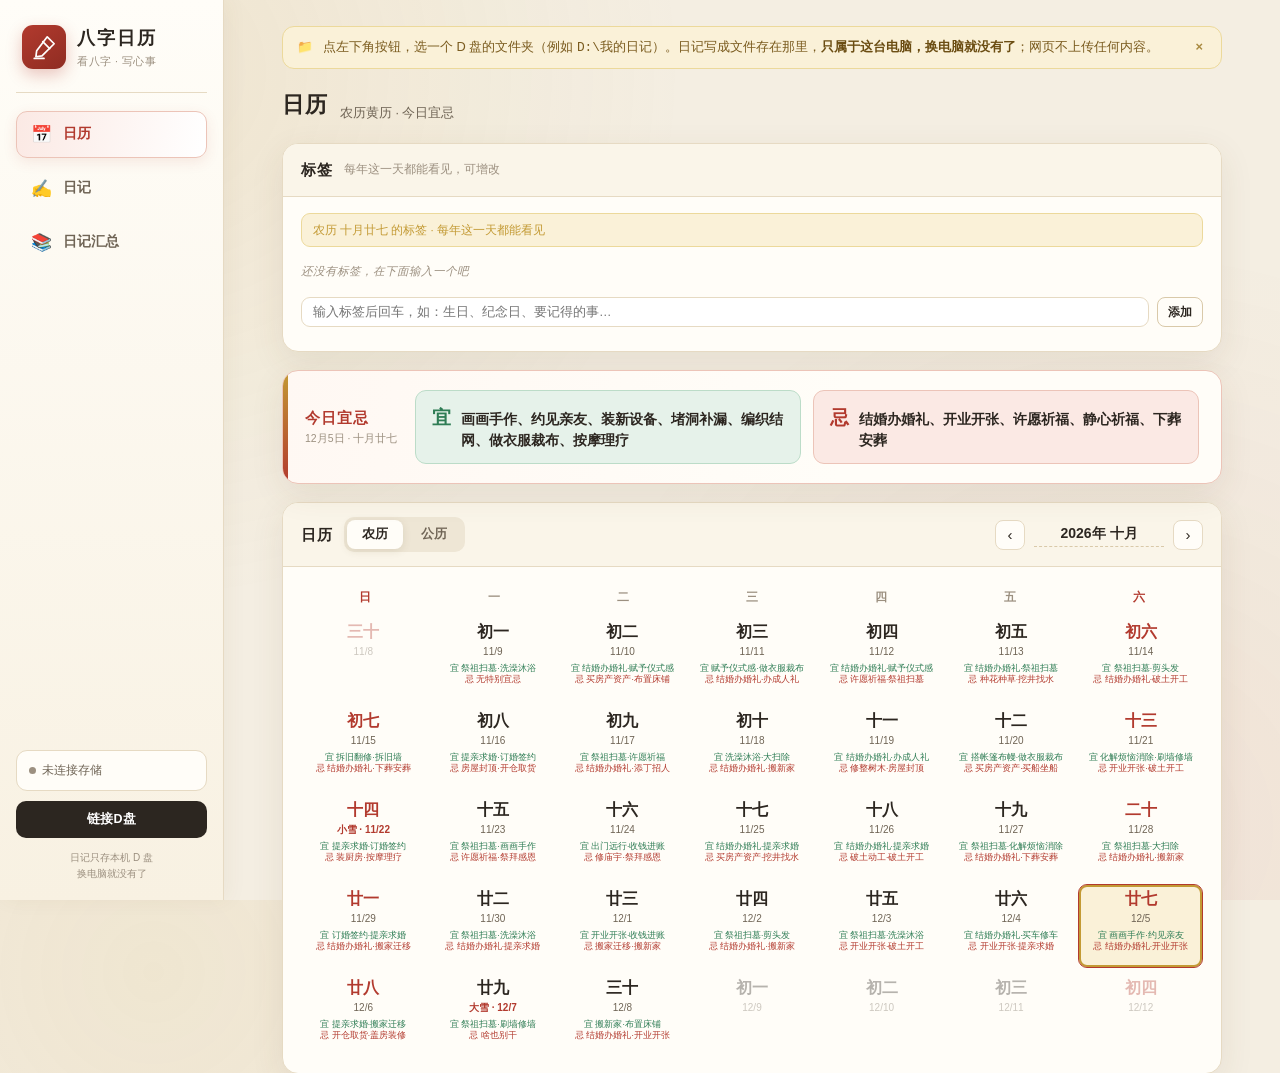
<file: lunar-diary/index.html>
<!DOCTYPE html>
<html lang="zh-CN">
<head>
<meta charset="UTF-8">
<meta name="viewport" content="width=device-width, initial-scale=1.0">
<title>八字日历 · 宜忌与心事</title>
<script src="lunar.js"></script>
<style>
:root{
  --bg:#f4eee2; --paper:#fffdf8; --paper2:#faf5e9;
  --ink:#2c2620; --ink2:#6f6455; --ink3:#9c9080;
  --line:#e6dac3; --line2:#d9c9a9;
  --red:#b23a2e; --red-soft:#fbe9e4; --red-line:#ecc4b8;
  --green:#2f7d55; --green-soft:#e6f2ea; --green-line:#bcdcc8;
  --gold:#c39a34; --gold-soft:#faf1d8;
  --shadow:0 10px 34px rgba(94,70,34,.09);
  --radius:16px;
}
*{box-sizing:border-box;margin:0;padding:0}
html,body{height:100%}
body{
  font-family:"PingFang SC","Microsoft YaHei","Hiragino Sans GB",sans-serif;
  background:
    radial-gradient(circle at 12% 8%, rgba(195,154,52,.10), transparent 38%),
    radial-gradient(circle at 88% 92%, rgba(178,58,46,.07), transparent 42%),
    var(--bg);
  color:var(--ink); line-height:1.6; -webkit-font-smoothing:antialiased;
  display:flex; min-height:100vh;
}

/* ========== 左侧栏 ========== */
.sidebar{
  width:224px; flex:none; position:sticky; top:0; height:100vh;
  background:linear-gradient(180deg,#fffdf8,#f8f1e2);
  border-right:1px solid var(--line);
  display:flex; flex-direction:column; padding:24px 16px 18px;
  box-shadow:4px 0 20px rgba(94,70,34,.05); z-index:5;
}
.sb-brand{display:flex;align-items:center;gap:11px;padding:0 6px 22px;border-bottom:1px solid var(--line);margin-bottom:18px}
.seal{
  width:44px;height:44px;border-radius:11px;flex:none;
  background:linear-gradient(145deg,#b23a2e,#8f2c22);
  color:#fff;display:grid;place-items:center;font-size:23px;font-weight:800;
  box-shadow:0 6px 16px rgba(178,58,46,.28);letter-spacing:-2px;
}
.sb-brand h1{font-size:18px;letter-spacing:2px;font-weight:800;white-space:nowrap}
.sb-brand p{font-size:10.5px;color:var(--ink3);letter-spacing:.5px}
.nav{display:flex;flex-direction:column;gap:7px}
.nav-item{
  display:flex;align-items:center;gap:11px;width:100%;
  font-family:inherit;font-size:14px;font-weight:700;color:var(--ink2);
  background:transparent;border:1px solid transparent;border-radius:11px;
  padding:12px 13px;cursor:pointer;transition:.18s;text-align:left;
}
.nav-item .ico{font-size:17px;width:22px;text-align:center}
.nav-item:hover{background:var(--paper2)}
.nav-item.active{
  background:linear-gradient(100deg,var(--red-soft),#fff);
  color:var(--red);border-color:var(--red-line);
  box-shadow:0 4px 14px rgba(178,58,46,.1);
}
.sb-spacer{flex:1}
.sb-store{
  font-size:11.5px;color:var(--ink2);background:var(--paper);border:1px solid var(--line);
  border-radius:11px;padding:11px 12px;margin-bottom:10px;line-height:1.5;
}
.sb-store .dot{display:inline-block;width:7px;height:7px;border-radius:50%;background:var(--ink3);margin-right:6px}
.sb-store.on .dot{background:var(--green);box-shadow:0 0 0 3px var(--green-soft)}
.sb-store.on{color:var(--green);border-color:var(--green-line)}
.sb-connect{
  width:100%;font-family:inherit;font-size:12.5px;font-weight:700;cursor:pointer;
  background:var(--ink);color:#fff;border:0;border-radius:10px;padding:10px;transition:.18s;
}
.sb-connect:hover{background:#000}
.sb-tip{font-size:10px;color:var(--ink3);margin-top:12px;line-height:1.6;text-align:center}

/* ========== 主区 ========== */
.main{flex:1;min-width:0;padding:26px 30px 60px;max-width:1000px;margin:0 auto;width:100%}
.page{display:none;animation:fade .25s ease}
.page.active{display:block}
@keyframes fade{from{opacity:0;transform:translateY(8px)}to{opacity:1;transform:none}}
.page-hd{margin-bottom:20px;display:flex;align-items:flex-end;gap:12px;flex-wrap:wrap}
.page-hd h2{font-size:22px;font-weight:800;letter-spacing:1px}
.page-hd p{font-size:12.5px;color:var(--ink2)}

.tip{
  display:flex;align-items:flex-start;gap:10px;font-size:12.8px;color:#7a5b1e;
  background:var(--gold-soft);border:1px solid #ecd99b;border-radius:12px;
  padding:10px 14px;margin-bottom:18px;
}
.tip b{color:#6b4d12}
.tip .x{margin-left:auto;cursor:pointer;color:#a8893f;font-weight:700;padding:0 4px}

/* 今日宜忌横幅 */
.today-bar{
  background:var(--paper);border:1px solid var(--line);border-radius:var(--radius);
  box-shadow:var(--shadow);padding:15px 20px;margin-bottom:18px;
  display:flex;align-items:center;gap:18px;flex-wrap:wrap;position:relative;overflow:hidden;
}
.today-bar::before{content:"";position:absolute;left:0;top:0;bottom:0;width:5px;background:linear-gradient(180deg,var(--gold),var(--red))}
.today-bar .lead{font-size:13px;color:var(--ink2);font-weight:700;letter-spacing:1px;flex:none}
.today-bar .lead small{display:block;font-size:10.5px;color:var(--ink3);font-weight:400;letter-spacing:0}
.yj-pair{display:flex;gap:12px;flex:1;flex-wrap:wrap;min-width:260px}
.yj-box{flex:1;min-width:180px;border-radius:11px;padding:9px 14px;display:flex;gap:10px;align-items:baseline}
.yj-box.yi{background:var(--green-soft);border:1px solid var(--green-line)}
.yj-box.ji{background:var(--red-soft);border:1px solid var(--red-line)}
.yj-box .k{font-size:15px;font-weight:800;flex:none}
.yj-box.yi .k{color:var(--green)} .yj-box.ji .k{color:var(--red)}
.yj-box .v{font-size:12.8px;color:var(--ink);line-height:1.5}
/* 日历页里今日宜忌着重 */
body.page-calendar .today-bar{border-color:var(--red-line);background:linear-gradient(100deg,#fff8f3,#fffdf8 60%);padding:19px 22px}
body.page-calendar .today-bar .lead{font-size:14.5px;color:var(--red)}
body.page-calendar .yj-box{padding:12px 16px}
body.page-calendar .yj-box .k{font-size:19px}
body.page-calendar .yj-box .v{font-size:14px;font-weight:600}

/* 卡片 */
.card{background:var(--paper);border:1px solid var(--line);border-radius:var(--radius);box-shadow:var(--shadow);overflow:hidden;margin-bottom:18px}
.card-hd{display:flex;align-items:center;gap:12px;padding:14px 18px;border-bottom:1px solid var(--line);background:var(--paper2)}
.card-hd h3{font-size:15px;font-weight:800;letter-spacing:.5px}
.card-hd .sub{font-size:11.5px;color:var(--ink3)}
.card-body{padding:16px 18px}

/* 视图切换 */
.tabs{display:flex;background:#eee6d5;border-radius:10px;padding:3px;gap:3px}
.tab{font-family:inherit;font-size:12.5px;font-weight:700;color:var(--ink2);border:0;background:transparent;padding:6px 15px;border-radius:8px;cursor:pointer;transition:.18s}
.tab.active{background:var(--paper);color:var(--ink);box-shadow:0 2px 8px rgba(94,70,34,.12)}
.month-nav{display:flex;align-items:center;gap:9px;margin-left:auto}
.nav-btn{width:30px;height:30px;border:1px solid var(--line);background:var(--paper);border-radius:8px;cursor:pointer;color:var(--ink);font-size:15px;transition:.15s}
.nav-btn:hover{background:var(--paper2);border-color:var(--line2)}
.month-label{font-size:14px;font-weight:800;min-width:130px;text-align:center;cursor:pointer;border-bottom:1px dashed var(--line2);padding-bottom:2px;transition:.15s}
.month-label:hover{color:var(--red);border-color:var(--red)}

/* 日历网格 */
.week-row{display:grid;grid-template-columns:repeat(7,1fr);margin-bottom:6px}
.week-row span{text-align:center;font-size:11.5px;color:var(--ink3);font-weight:700;padding:5px 0}
.week-row span.we{color:var(--red)}
.grid{display:grid;grid-template-columns:repeat(7,1fr);gap:5px}
.cell{
  position:relative;min-height:64px;border:1px solid transparent;border-radius:9px;
  padding:5px 4px 4px;cursor:pointer;transition:.15s;background:transparent;
  display:flex;flex-direction:column;align-items:center;
}
.cell:hover{background:var(--paper2);border-color:var(--line)}
.cell.out{opacity:.34}
.cell.today{border-color:var(--red);background:var(--red-soft)}
.cell.sel{box-shadow:inset 0 0 0 2px var(--gold);background:var(--gold-soft)}
.cell .d{font-size:16px;font-weight:700;line-height:1.15}
.cell .d.we{color:var(--red)}
.cell .l{font-size:10px;color:var(--ink2);margin-top:2px;white-space:nowrap}
.cell .l.fest{color:var(--red);font-weight:700}
.cell .mark{position:absolute;top:5px;right:6px;width:6px;height:6px;border-radius:50%;background:var(--gold)}
.cell .mini{font-size:8.5px;line-height:1.35;margin-top:3px;width:100%;text-align:center;overflow:hidden}
.cell .mini .my{color:var(--green)} .cell .mini .mj{color:var(--red)}
body.page-calendar .cell{min-height:84px}

/* 这一天 */
.date-title{display:flex;align-items:baseline;gap:10px;flex-wrap:wrap;margin-bottom:3px}
.date-title .big{font-size:26px;font-weight:800}
.date-title .wk{font-size:14px;color:var(--red);font-weight:700}
.date-sub{font-size:13px;color:var(--ink2);margin-bottom:4px}
.date-tags{display:flex;gap:6px;flex-wrap:wrap;margin:9px 0 14px}
.tag{font-size:11px;padding:3px 9px;border-radius:999px;background:var(--paper2);border:1px solid var(--line);color:var(--ink2)}
.tag.gz{background:#f3ecdd;color:#7a5b1e;border-color:#e6d5aa}
.tag.jq{background:var(--gold-soft);color:#8a6a16;border-color:#ecd99b}
.tag.fest{background:var(--red-soft);color:var(--red);border-color:var(--red-line)}
.detail-yj{display:grid;grid-template-columns:1fr 1fr;gap:10px;margin-bottom:16px}
.dyj{border-radius:12px;padding:11px 13px;border:1px solid}
.dyj.yi{background:var(--green-soft);border-color:var(--green-line)}
.dyj.ji{background:var(--red-soft);border-color:var(--red-line)}
.dyj h4{font-size:14px;margin-bottom:5px}
.dyj.yi h4{color:var(--green)} .dyj.ji h4{color:var(--red)}
.yj-chips{display:flex;flex-wrap:wrap;gap:5px;min-height:18px}
.yj-chip{display:inline-flex;align-items:baseline;gap:5px;background:#fff;border:1px solid var(--line);border-radius:7px;padding:3px 8px;font-size:12.5px;cursor:help;line-height:1.45}
.yj-chip .orig{font-size:9.5px;color:var(--ink3)}
.dyj.yi .yj-chip{border-color:var(--green-line)}
.dyj.ji .yj-chip{border-color:var(--red-line)}
.yj-do{background:var(--gold-soft);border:1px solid #ecd99b;border-radius:12px;padding:11px 14px;margin-bottom:16px}
.yj-do h4{font-size:12.5px;color:#8a6a16;margin-bottom:6px}
.yj-do ul{list-style:none;margin:0;padding:0}
.yj-do li{font-size:12px;color:var(--ink);line-height:1.7;padding-left:14px;position:relative}
.yj-do li::before{content:"›";position:absolute;left:2px;color:var(--gold);font-weight:800}
.yj-note{font-size:10.5px;color:var(--ink3);margin-top:8px;line-height:1.5}
.editor-hd{font-size:13px;font-weight:800;margin:6px 0 9px;display:flex;align-items:center;gap:8px}
.editor-hd .save-state{font-size:11px;color:var(--ink3);font-weight:400;margin-left:auto}
.day-nav{display:flex;gap:6px;margin-left:auto}
input.title-in,textarea.body-in,textarea.tag-in{
  width:100%;font-family:inherit;border:1px solid var(--line);border-radius:10px;
  background:#fff;padding:10px 12px;font-size:13.5px;color:var(--ink);outline:none;transition:.15s;
}
input.title-in{font-weight:700;margin-bottom:8px}
textarea.body-in{min-height:110px;resize:vertical;line-height:1.7}
textarea.tag-in{min-height:66px;resize:vertical;line-height:1.6}
input.title-in:focus,textarea.body-in:focus,textarea.tag-in:focus{border-color:var(--gold);box-shadow:0 0 0 3px rgba(195,154,52,.12)}
.editor-actions{display:flex;gap:8px;align-items:center;margin-top:10px}
.editor-actions .hint{font-size:11px;color:var(--ink3);margin-left:auto}
.btn{font-family:inherit;font-size:13px;font-weight:600;cursor:pointer;border:1px solid var(--line2);background:var(--paper);color:var(--ink);padding:8px 14px;border-radius:9px;transition:.18s}
.btn:hover{transform:translateY(-1px);box-shadow:0 6px 14px rgba(94,70,34,.12)}
.btn.red{background:var(--red);color:#fff;border-color:var(--red)}
.btn.primary{background:var(--ink);color:#fff;border-color:var(--ink)}
.btn.sm{padding:5px 10px;font-size:11.5px;border-radius:8px}
.tag-banner{font-size:11.5px;color:var(--gold);background:var(--gold-soft);border:1px solid #ecd99b;border-radius:9px;padding:7px 11px;margin-bottom:10px;cursor:pointer}
.tag-chips{display:flex;flex-wrap:wrap;gap:6px;margin:4px 0 10px;min-height:30px}
.tag-chip{display:inline-flex;align-items:center;gap:6px;background:var(--gold-soft);border:1px solid #e6d5aa;color:#7a5b1e;border-radius:999px;padding:5px 11px;font-size:12.5px;font-weight:700}
.tag-chip .x{cursor:pointer;color:#a8893f;font-weight:800;font-size:13px;line-height:1}
.tag-chip .x:hover{color:var(--red)}
.tag-chip-add{background:#fff;border:1px dashed var(--line2);color:var(--ink3);border-radius:999px;padding:5px 11px;font-size:12px;cursor:pointer}
.tag-chip-add:hover{border-color:var(--gold);color:var(--gold)}
.tag-empty{font-size:11.5px;color:var(--ink3);font-style:italic;padding:5px 0}
.tag-add-row{display:flex;gap:8px;margin-top:4px}
.tag-add-row input{flex:1;font-family:inherit;font-size:12.5px;border:1px solid var(--line);border-radius:9px;padding:7px 11px;outline:none}
.tag-add-row input:focus{border-color:var(--gold)}
.cell .cell-tag{position:absolute;bottom:3px;left:3px;right:3px;font-size:8px;color:#7a5b1e;background:var(--gold-soft);border-radius:4px;padding:0 2px;white-space:nowrap;overflow:hidden;text-overflow:ellipsis;line-height:1.4}
.empty{font-size:12px;color:var(--ink3);font-style:italic}

/* 当年的今天 */
.year-row{
  display:flex;align-items:flex-start;gap:12px;padding:12px 13px;border-radius:11px;
  background:var(--paper2);border:1px solid var(--line);margin-bottom:8px;cursor:pointer;transition:.15s;
}
.year-row:hover{border-color:var(--gold);background:var(--gold-soft)}
.year-row.cur{background:var(--red-soft);border-color:var(--red-line)}
.year-row .yr{font-size:13px;font-weight:800;color:var(--ink);flex:none;width:52px}
.year-row .gz{font-size:10.5px;color:var(--ink3);flex:none;width:150px;line-height:1.5}
.year-row .info{flex:1;min-width:0}
.year-row .info .t{font-size:12.5px;font-weight:700;overflow:hidden;text-overflow:ellipsis;white-space:nowrap}
.year-row .info .s{font-size:11px;color:var(--ink3);margin-top:2px;overflow:hidden;text-overflow:ellipsis;white-space:nowrap}
.year-row .info .none{font-size:11.5px;color:var(--ink3);font-style:italic}

/* 日记汇总 */
.list{display:flex;flex-direction:column;gap:7px}
.list-item{display:flex;align-items:center;gap:12px;padding:11px 13px;border-radius:10px;background:var(--paper2);border:1px solid var(--line);cursor:pointer;transition:.15s}
.list-item:hover{border-color:var(--gold);background:var(--gold-soft)}
.list-item .dt{font-size:11.5px;color:var(--ink3);flex:none;width:96px}
.list-item .ti{font-size:13px;font-weight:700;flex:1;overflow:hidden;text-overflow:ellipsis;white-space:nowrap}
.list-item .ln{font-size:11px;color:var(--ink3);flex:none}

/* 弹层 */
.mask{position:fixed;inset:0;background:rgba(44,38,32,.42);display:none;place-items:center;z-index:50;padding:20px}
.mask.show{display:grid}
.modal{background:var(--paper);border-radius:18px;max-width:460px;width:100%;padding:26px;box-shadow:0 24px 60px rgba(0,0,0,.2)}
.modal h3{font-size:18px;margin-bottom:10px}
.modal p{font-size:13px;color:var(--ink2);line-height:1.8;margin-bottom:16px}
.modal .row{display:flex;gap:8px;justify-content:flex-end}
.date-pick-row{display:flex;align-items:center;gap:6px;flex-wrap:wrap;margin:6px 0 20px}
.date-pick-row select{font-family:inherit;font-size:14px;border:1px solid var(--line);border-radius:9px;padding:8px 10px;background:#fff;color:var(--ink)}
.date-pick-row #pickY{width:92px}.date-pick-row #pickM,.date-pick-row #pickD{width:64px}
.date-pick-row span{font-size:12px;color:var(--ink2)}

@media(max-width:760px){
  body{display:block}
  .sidebar{width:100%;height:auto;position:static;flex-direction:row;align-items:center;padding:10px 12px;gap:10px;overflow-x:auto}
  .sb-brand{padding:0;border:0;margin:0}
  .sb-brand p,.sb-spacer,.sb-store,.sb-tip{display:none}
  .nav{flex-direction:row;gap:5px}
  .nav-item{padding:8px 10px;font-size:12.5px;white-space:nowrap}
  .nav-item .ico{width:auto}
  .sb-connect{width:auto;padding:8px 10px;font-size:11px}
  .main{padding:18px 14px 50px}
}
</style>
</head>
<body class="page-calendar">
<div class="sidebar">
  <div class="sb-brand">
    <div class="seal" title="写字">
      <svg viewBox="0 0 32 32" width="26" height="26" fill="none" stroke="#fff" stroke-width="2.1" stroke-linecap="round" stroke-linejoin="round">
        <path d="M20 3.5 28.5 12 13.5 27 6 28l1-7.5z"/>
        <path d="M14.5 9.5 23 18"/>
        <path d="M4 30h12"/>
      </svg>
    </div>
    <div><h1>八字日历</h1><p>看八字 · 写心事</p></div>
  </div>
  <div class="nav">
    <button class="nav-item active" data-page="calendar"><span class="ico">📅</span>日历</button>
    <button class="nav-item" data-page="diary"><span class="ico">✍️</span>日记</button>
    <button class="nav-item" data-page="summary"><span class="ico">📚</span>日记汇总</button>
  </div>
  <div class="sb-spacer"></div>
  <div class="sb-store" id="storeBox"><span class="dot"></span><span id="storeText">未连接存储</span></div>
  <button class="sb-connect" id="connectBtn">链接D盘</button>
  <div class="sb-tip">日记只存本机 D 盘<br>换电脑就没有了</div>
</div>

<div class="main">
  <div class="tip" id="tip">
    <span>📁</span>
    <div>点左下角按钮，选一个 D 盘的文件夹（例如 <code>D:\我的日记</code>）。日记写成文件存在那里，<b>只属于这台电脑，换电脑就没有了</b>；网页不上传任何内容。</div>
    <span class="x" id="tipX">×</span>
  </div>

  <!-- ============ 日历页 ============ -->
  <section class="page active" id="page-calendar">
    <div class="page-hd"><h2>日历</h2><p>农历黄历 · 今日宜忌</p></div>
    <div class="card" id="tagCard">
      <div class="card-hd"><h3>标签</h3><span class="sub">每年这一天都能看见，可增改</span></div>
      <div class="card-body">
        <div class="tag-banner" id="tagBanner">这一天的标签 · 点日期可切换</div>
        <div class="tag-chips" id="tagChips"></div>
        <div class="tag-add-row">
          <input id="tagAddInput" placeholder="输入标签后回车，如：生日、纪念日、要记得的事…" maxlength="30">
          <button class="btn sm" id="tagAddBtn">添加</button>
        </div>
        <div class="hint" id="tagState" style="margin-top:8px"></div>
      </div>
    </div>
    <div class="today-bar">
      <div class="lead">今日宜忌<small id="todayDate">—</small></div>
      <div class="yj-pair">
        <div class="yj-box yi"><span class="k">宜</span><span class="v" id="todayYi">—</span></div>
        <div class="yj-box ji"><span class="k">忌</span><span class="v" id="todayJi">—</span></div>
      </div>
    </div>
    <div class="card">
      <div class="card-hd">
        <h3>日历</h3>
        <div class="tabs">
          <button class="tab active" data-v="lunar">农历</button>
          <button class="tab" data-v="solar">公历</button>
        </div>
        <div class="month-nav">
          <button class="nav-btn" id="prevM">‹</button>
          <span class="month-label" id="monthLabel">—</span>
          <button class="nav-btn" id="nextM">›</button>
        </div>
      </div>
      <div class="card-body">
        <div class="week-row"><span class="we">日</span><span>一</span><span>二</span><span>三</span><span>四</span><span>五</span><span class="we">六</span></div>
        <div class="grid" id="grid"></div>
      </div>
    </div>
  </section>

  <!-- ============ 日记页 ============ -->
  <section class="page" id="page-diary">
    <div class="page-hd"><h2>日记</h2><p>这一天 · 当年的今天</p></div>

    <div class="card">
      <div class="card-hd">
        <h3>这一天</h3><span class="sub" id="detailSub">—</span>
        <div class="day-nav">
          <button class="nav-btn" id="prevDay" title="前一天">‹</button>
          <button class="nav-btn" id="nextDay" title="后一天">›</button>
        </div>
      </div>
      <div class="card-body">
        <div class="date-title"><span class="big" id="dBig">—</span><span class="wk" id="dWk"></span></div>
        <div class="date-sub" id="dSub"></div>
        <div class="date-tags" id="dTags"></div>
        <div class="detail-yj">
          <div class="dyj yi"><h4>宜 · 可以做</h4><div class="yj-chips" id="dYi">—</div></div>
          <div class="dyj ji"><h4>忌 · 不宜做</h4><div class="yj-chips" id="dJi">—</div></div>
        </div>
        <div id="dDo"></div>
        <div class="yj-note">解释和现代参考已换成白话；鼠标停在词上可看原词与传统说法。黄历内容仅供民俗参考。</div>
        <div class="editor-hd">✍️ 我写下的日记<span class="save-state" id="saveState"></span></div>
        <input class="title-in" id="inTitle" placeholder="给这天起个标题…" maxlength="60">
        <textarea class="body-in" id="inBody" placeholder="今天发生了什么？想到什么就写什么…"></textarea>
        <div class="editor-actions">
          <button class="btn red" id="saveBtn">保存这一天</button>
          <button class="btn sm" id="delBtn">删除</button>
          <span class="hint">内容只存本机 D 盘</span>
        </div>
      </div>
    </div>

    <div class="card">
      <div class="card-hd"><h3>当年的今天</h3><span class="sub">按八字干支，回看往年</span></div>
      <div class="card-body"><div id="yearsList"></div></div>
    </div>

  </section>

  <!-- ============ 日记汇总页 ============ -->
  <section class="page" id="page-summary">
    <div class="page-hd"><h2>日记汇总</h2><p>全部写下的日子</p></div>
    <div class="card">
      <div class="card-hd"><h3>我的日记</h3><span class="sub" id="listCount">0 篇</span></div>
      <div class="card-body"><div class="list" id="list"></div></div>
    </div>
  </section>
</div>

<div class="mask" id="dateMask">
  <div class="modal">
    <h3>跳到某一天</h3>
    <p>选择公历年月日，直接跳到那一天查看或补写日记。</p>
    <div class="date-pick-row">
      <select id="pickY"></select><span>年</span>
      <select id="pickM"></select><span>月</span>
      <select id="pickD"></select><span>日</span>
    </div>
    <div class="row">
      <button class="btn sm" id="pickCancel">取消</button>
      <button class="btn primary" id="pickGo">跳转</button>
    </div>
  </div>
</div>

<div class="mask" id="mask">
  <div class="modal">
    <h3>浏览器不支持文件夹保存</h3>
    <p>当前浏览器无法把日记直接写进 D 盘文件夹。请改用电脑版 <b>Edge</b> 或 <b>Chrome</b> 打开，再点左下角「链接D盘」。</p>
    <div class="row"><button class="btn primary" id="modalClose">知道了</button></div>
  </div>
</div>

<script>
/* ========== 工具 ========== */
const $ = id => document.getElementById(id);
const pad = n => String(n).padStart(2,'0');
function keyOf(d){return d.getFullYear()+'-'+pad(d.getMonth()+1)+'-'+pad(d.getDate());}
function parseKey(k){const [y,m,d]=k.split('-').map(Number);return new Date(y,m-1,d);}
function sameDay(a,b){return a.getFullYear()===b.getFullYear()&&a.getMonth()===b.getMonth()&&a.getDate()===b.getDate();}
function weekCN(d){return '星期'+'日一二三四五六'[d.getDay()];}

/* ========== 状态 ========== */
const today = new Date(); today.setHours(0,0,0,0);
const state = {
  page:'calendar',
  view:'lunar',             // 农历为默认
  anchor:new Date(today),
  selected:keyOf(today),
  dirHandle:null, savedHandle:null, usingFolder:false,
  index:{}, cache:{},       // 日记：公历日期为 key
  tags:{}                   // 标签：农历月日为 key
};

/* ========== 存储层 ========== */
const LS_KEY='nongli_diary_fallback', TAG_LS='nongli_diary_tags';
function lsLoad(){try{return JSON.parse(localStorage.getItem(LS_KEY)||'{}');}catch(e){return {};}}
function lsSave(o){localStorage.setItem(LS_KEY,JSON.stringify(o));}
function tagLsLoad(){try{return JSON.parse(localStorage.getItem(TAG_LS)||'{}');}catch(e){return {};}}
function tagLsSave(o){localStorage.setItem(TAG_LS,JSON.stringify(o));}

function openDB(){return new Promise((res,rej)=>{
  const r=indexedDB.open('nongli_diary',1);
  r.onupgradeneeded=()=>r.result.createObjectStore('kv');
  r.onsuccess=()=>res(r.result); r.onerror=()=>rej(r.error);
});}
async function dbPut(k,v){const db=await openDB();return new Promise((res,rej)=>{
  const t=db.transaction('kv','readwrite');t.objectStore('kv').put(v,k);t.oncomplete=res;t.onerror=()=>rej(t.error);});}
async function dbGet(k){const db=await openDB();return new Promise((res,rej)=>{
  const t=db.transaction('kv','readonly');const q=t.objectStore('kv').get(k);q.onsuccess=()=>res(q.result);q.onerror=()=>rej(q.error);});}

async function connectFolder(){
  if(!state.usingFolder && state.savedHandle){
    try{
      let p=await state.savedHandle.queryPermission({mode:'readwrite'});
      if(p!=='granted') p=await state.savedHandle.requestPermission({mode:'readwrite'});
      if(p==='granted'){state.dirHandle=state.savedHandle;state.usingFolder=true;setStoreOn(state.savedHandle.name);await rebuildIndex();renderAll();return;}
    }catch(e){}
  }
  if(!window.showDirectoryPicker){$('mask').classList.add('show');return;}
  try{
    const h=await window.showDirectoryPicker({mode:'readwrite'});
    state.dirHandle=h;state.usingFolder=true;state.savedHandle=h;await dbPut('dirHandle',h);
    const fb=lsLoad();for(const k of Object.keys(fb))await writeDiary(k,fb[k]);
    if(Object.keys(fb).length)localStorage.removeItem(LS_KEY);
    const tb=tagLsLoad();for(const k of Object.keys(tb))await writeTagRaw(k,tb[k].text||'');
    if(Object.keys(tb).length)localStorage.removeItem(TAG_LS);
    setStoreOn(h.name);await rebuildIndex();renderAll();
  }catch(e){if(e&&e.name!=='AbortError')alert('连接失败：'+e.message);}
}
async function restoreFolder(){
  try{
    const h=await dbGet('dirHandle');if(!h)return;
    state.savedHandle=h;
    let p=await h.queryPermission({mode:'readwrite'});
    if(p==='granted'){state.dirHandle=h;state.usingFolder=true;setStoreOn(h.name);await rebuildIndex();renderAll();}
    else{$('connectBtn').textContent='重新链接D盘';$('storeText').textContent='等待重新连接';}
  }catch(e){}
}
function setStoreOn(name){
  $('storeBox').classList.add('on');$('storeText').textContent='已连接：'+name;
  $('connectBtn').textContent='更换D盘';$('tip').style.display='none';
}

/* 日记标题：默认=干支年月日；有自定义则拼上【自定义】 */
function diaryTitle(k,custom){
  const l=lunarOf(parseKey(k));
  const base=l.getYearInGanZhi()+'年 · '+l.getMonthInGanZhi()+'月 · '+l.getDayInGanZhi()+'日';
  return custom?base+'【'+custom+'】':base;
}
function parseDiaryTxt(text,k){
  const nl=text.indexOf('\n');
  const title=nl<0?text.trim():text.slice(0,nl).trim();
  const body=nl<0?'':text.slice(nl+1).replace(/^\n+/,'');
  const m=title.match(/【([\s\S]*)】\s*$/);
  return {title:title,body:body,custom:m?m[1]:(title===diaryTitle(k,'')?'':title)};
}
async function writeDiary(k,data){
  const now=new Date().toISOString(),custom=data.title||'',full=diaryTitle(k,custom);
  // 第一步：一定先写本机（主存储，永不失败；换电脑/换浏览器就没了）
  const all=lsLoad();all[k]={title:custom,body:data.body||'',updatedAt:now};lsSave(all);
  // 第二步：连着 D 盘时，同步写一份 txt 到文件夹
  let where='local';
  if(state.usingFolder&&state.dirHandle){
    try{
      const fh=await state.dirHandle.getFileHandle(k+'.txt',{create:true});
      const w=await fh.createWritable();
      await w.write(full+'\n\n'+(data.body||''));await w.close();
      try{await state.dirHandle.removeEntry(k+'.json');}catch(e){}
      where='folder';
    }catch(e){
      // D盘写失败不影响本机已保存
      where='local';state.usingFolder=false;
      $('storeBox').classList.remove('on');
      $('storeText').textContent='D盘未连通 · 日记已存本机';
    }
  }
  state.index[k]={title:full,updatedAt:now};state.cache[k]={title:full,custom:custom,body:data.body||'',updatedAt:now};
  return where;
}
async function readDiary(k){
  if(state.cache[k])return state.cache[k];
  let d=null;
  // 先读 D 盘 txt（若连通），再退回本机
  if(state.usingFolder&&state.dirHandle){
    try{const fh=await state.dirHandle.getFileHandle(k+'.txt');d=parseDiaryTxt(await (await fh.getFile()).text(),k);}catch(e){}
    if(!d){try{const fh=await state.dirHandle.getFileHandle(k+'.json');const old=JSON.parse(await (await fh.getFile()).text());d={title:diaryTitle(k,old.title||''),custom:old.title||'',body:old.body||''};}catch(e){}}
  }
  if(!d){const old=lsLoad()[k];if(old)d={title:diaryTitle(k,old.title||''),custom:old.title||'',body:old.body||''};}
  if(d)state.cache[k]=d;
  return d;
}
async function deleteDiary(k){
  if(state.usingFolder&&state.dirHandle){
    for(const ext of ['.txt','.json']){try{await state.dirHandle.removeEntry(k+ext);}catch(e){}}
  }else{const all=lsLoad();delete all[k];lsSave(all);}
  delete state.cache[k];delete state.index[k];
}

/* 标签：按农历月日 */
function tagKey(l){return 'tag_'+(l.getMonth()<0?'闰':'')+Math.abs(l.getMonth())+'_'+l.getDay();}
function tagLabel(l){return '农历 '+(l.getMonth()<0?'闰':'')+l.getMonthInChinese()+'月'+l.getDayInChinese();}
/* 兼容旧 text（按分隔符拆成多个），新格式为 items 数组 */
function tagItems(t){
  if(!t)return [];
  if(Array.isArray(t.items))return t.items.filter(Boolean);
  if(t.text)return t.text.split(/[、,，;；\n]+/).map(s=>s.trim()).filter(Boolean);
  return [];
}
async function writeTagItems(k,items){
  const clean=items.map(s=>String(s).trim()).filter(Boolean);
  const rec={items:clean,text:clean.join('、'),updatedAt:new Date().toISOString()};
  if(state.usingFolder&&state.dirHandle){
    try{
      const fh=await state.dirHandle.getFileHandle(k+'.json',{create:true});const w=await fh.createWritable();
      await w.write(JSON.stringify(rec));await w.close();
    }catch(e){}
  }
  // 本机也存一份（双保险）
  const all=tagLsLoad();all[k]=rec;tagLsSave(all);
  state.tags[k]=rec;
}
async function writeTagRaw(k,text){await writeTagItems(k,tagItems({text:text}));}
async function deleteTag(k){
  if(state.usingFolder&&state.dirHandle){try{await state.dirHandle.removeEntry(k+'.json');}catch(e){}}
  const all=tagLsLoad();delete all[k];tagLsSave(all);   // 本机始终清一份
  delete state.tags[k];
}
async function rebuildIndex(){
  state.index={};state.cache={};state.tags={};
  if(state.usingFolder&&state.dirHandle){
    for await(const [name] of state.dirHandle.entries()){
      const k=name.slice(0,-5);
      try{
        if(name.startsWith('tag_')&&name.endsWith('.json')){
          const d=JSON.parse(await (await (await state.dirHandle.getFileHandle(name)).getFile()).text());state.tags[k]=d;
        }else if(/^\d{4}-\d{2}-\d{2}\.txt$/.test(name)){
          const key=name.slice(0,-4);
          const p=parseDiaryTxt(await (await (await state.dirHandle.getFileHandle(name)).getFile()).text(),key);
          state.index[key]={title:p.title,updatedAt:new Date().toISOString()};state.cache[key]=p;
        }else if(/^\d{4}-\d{2}-\d{2}\.json$/.test(name)){
          const d=JSON.parse(await (await (await state.dirHandle.getFileHandle(name)).getFile()).text());
          const title=diaryTitle(k,d.title||'');
          state.index[k]={title:title,updatedAt:d.updatedAt};state.cache[k]={title:title,custom:d.title||'',body:d.body||''};
        }
      }catch(e){}
    }
  }else{
    const all=lsLoad();for(const k of Object.keys(all))state.index[k]={title:all[k].title||'',updatedAt:all[k].updatedAt};
    const tb=tagLsLoad();for(const k of Object.keys(tb))state.tags[k]=tb[k];
  }
}

/* ========== 黄历 ========== */
function lunarOf(d){return Lunar.fromDate(d);}
function yiOf(l){return l.getDayYi()||[];}
function jiOf(l){return l.getDayJi()||[];}

/* ========== 传统术语 → 年轻人白话 ========== */
/* 每项：[短白话, 解释, 当下可参考的具体事] */
const YJ = {
'上梁':['房屋封顶','盖房时架起主梁，是结构完工的关键一步','给新家做个装修节点庆祝、推进搁置的家装计划'],
'乘船':['坐船出游','坐船出行','安排一次轮渡或游船、海边玩一天'],
'习艺':['学门手艺','学习技艺技能','报个兴趣班、学乐器画画、考个证'],
'交易':['买卖交易','做买卖、交换物品','谈生意、下单购物、二手转卖'],
'伐木':['修整树木','砍伐、修整树木','修修盆栽、处理旧木料（ nowadays 少砍树，以修剪为主）'],
'会亲友':['约见亲友','和朋友亲戚见面','约饭局、聚会、见很久没见的朋友'],
'作梁':['备装修料','制作房梁木料','为装修采购主材、定家具'],
'作灶':['装厨房','修建炉灶、厨房','装修厨房、换新厨具、开火做顿饭'],
'修坟':['祭扫祖坟','修整祖先坟墓','扫墓、祭祖、整理家族老照片'],
'修造':['装修施工','修理建造房子','家里装修、改造、维修'],
'修门':['修门换门','修理门窗','换门锁、装门、修门框'],
'修饰垣墙':['刷墙修墙','粉刷修缮围墙墙壁','刷墙、翻新、把墙面的磕碰补一补'],
'入学':['入学报名','开始上学','开学、报名课程、注册入学'],
'入宅':['搬新家','搬进新住处','乔迁、搬进新家、整理新住处'],
'入殓':['办告别仪式','把遗体安放进棺木，属丧礼环节','参加告别仪式、送别、处理身后事'],
'冠笄':['办成人礼','古代成年礼：男子加冠、女子插发簪（簪就是首饰），表示成年了','办个成年纪念、拍组成年照、戴件有意义的饰品'],
'出火':['迁神位香火','迁移供奉的神像香火','搬家时迁供神像、重新安放香火'],
'出行':['出门远行','出远门','安排旅行、出差、长途出行'],
'出货财':['发货卖货','把货物卖出','发货、清仓、把闲置卖掉回血'],
'分居':['分开住','分开居住','分房睡、独立生活、搬出去住'],
'割蜜':['取蜂蜜','割取蜂蜜','买点好蜂蜜、养蜂、收获'],
'动土':['破土开工','挖土动工','装修开工、挖地基、启动工程'],
'取渔':['钓鱼捕鱼','捕鱼','约人钓鱼、出海、吃顿鱼'],
'合寿木':['备寿材','制作棺木，为身后事做准备','和长辈聊聊身后安排、做好长远规划'],
'合帐':['搭帐篷布幔','搭建帐幔、帐篷','露营搭帐篷、布置床幔、换个房间氛围'],
'合脊':['屋顶封顶','房屋合龙封顶','装修收尾、给项目做个了结'],
'启钻':['开挖墓穴','挖墓穴，迁葬或下葬用','迁坟、下葬相关的家族事务'],
'坏垣':['拆旧墙','拆除旧围墙','拆旧、改造、断舍离扔旧物'],
'塑绘':['画画手作','塑造、绘画','画画、陶艺、手作、拍组创作照'],
'塞穴':['堵洞补漏','堵塞洞穴','补漏洞、封老鼠洞、修补漏水'],
'嫁娶':['结婚办婚礼','男女成婚','领证、办婚礼、求婚'],
'安床':['布置床铺','安置床铺','换新床、布置卧室、调整睡姿环境'],
'安机械':['装新设备','安装机器设备','装新家电、装设备、调试机器'],
'安碓磑':['装厨房设备','安装石磨等加工器具','装厨房小电器、开始自己做吃的'],
'安葬':['下葬安葬','把遗体安葬入土','办葬礼、下葬、祭奠'],
'安门':['装门换门','安装门','换门、装门锁、装纱窗'],
'安香':['供奉香火','安放香火神位','供奉神像、上香、祭拜'],
'定磉':['打地基','确定柱础基石','装修定位、打地基、定方案'],
'平治道涂':['修路铺路','修整道路','修路、铺路、整理家门口道路'],
'开仓':['开仓取货','打开仓库','开仓放货、取货、发货'],
'开光':['赋予仪式感','佛像神像开光启用','给新买的物件办个启用仪式、新东西开箱'],
'开厕':['装修卫生间','修建厕所','修马桶、装修卫生间、疏通下水'],
'开市':['开业开张','市场开市营业','开店、开业、上架新品'],
'开柱眼':['打孔立柱','建房时凿柱眼','装修打孔、安装架子'],
'开池':['挖水池','开凿池塘','建鱼缸、挖水池、造个小水景'],
'开渠':['挖沟渠','开挖水渠','疏通水道、修排水、清理沟渠'],
'开生坟':['预留长远','预先修建空墓，做长远打算','做长远规划、为将来做准备'],
'归宁':['回娘家','出嫁女子回娘家探亲','回娘家、走亲戚、看爸妈'],
'归岫':['回归本处','云彩回到山里，比喻回归','回家休息、收收心、回到本色'],
'成服':['穿孝守丧','穿上孝服守丧','参加葬礼、追思、守孝'],
'扫舍':['大扫除','打扫房屋','大扫除、断舍离、整理房间'],
'拆卸':['拆旧清仓','拆除拆卸','拆旧物、断舍离、清掉占地方的东西'],
'挂匾':['挂招牌','悬挂匾额招牌','公司挂牌、挂招牌、给店铺换门头'],
'捕捉':['抓拍捕捉','捕捉、抓捕','抓拍照片、捕捉灵感、钓钓鱼'],
'掘井':['挖井找水','挖掘水井','找水源、打井、探索新资源'],
'探病':['看望病人','探望生病的人','探病、关心朋友、送点温暖'],
'放水':['放水灌溉','放水、注水','给鱼缸换水、灌溉、放水养鱼'],
'教牛马':['训练动物','调教牲畜','训宠物、教孩子、做培训'],
'整手足甲':['剪指甲','修剪手脚指甲','剪指甲、修手修脚、做个护理'],
'斋醮':['静心祈福','斋戒、做法事祈福','吃素、静心、冥想、去寺庙'],
'断蚁':['除虫灭蚁','消灭蚂蚁虫害','除虫、灭蚁、彻底打扫卫生'],
'无':['无特别宜忌','这一天没有特别的讲究','随心过，按自己的节奏来'],
'普渡':['祭拜行善','普渡众生、布施','祭拜、做件善事、布施捐赠'],
'架马':['搭架施工','架设、搭建','搭棚、架桥、开工搭架子'],
'栽种':['种花种草','种植','养绿植、种花、阳台种菜'],
'求医':['看病就医','求医问诊','看病、体检、就医'],
'求嗣':['备孕求子','祈求子嗣','备孕、做家庭规划'],
'沐浴':['洗澡沐浴','洗澡','洗个澡、泡个澡、洗头做清洁'],
'治病':['治病疗养','治疗疾病','看病治疗、吃药、好好康复'],
'牧养':['养宠物植物','放牧饲养','养宠物、养植物、照顾小动物'],
'理发':['剪头发','理发','理发、换个发型、修剪'],
'畋猎':['户外活动','打猎','户外运动、钓鱼、徒步'],
'盖屋':['盖房装修','盖屋顶房屋','盖房、装修、房屋工程'],
'破土':['破土动工','挖土开工','开工、挖坑种树、启动工程'],
'破屋':['拆旧翻修','拆毁旧屋','旧房改造、翻新、拆除'],
'祈福':['许愿祈福','祈求福运','许愿、去寺庙、冥想、写愿望清单'],
'祭祀':['祭祖扫墓','祭祀祖先神明','祭祖、扫墓、纪念先人'],
'移徙':['搬家迁移','迁移住处','搬家、换住处、调整座位'],
'移柩':['迁葬移灵','迁移灵柩','迁坟、家族丧葬事务'],
'立券':['签合同','订立契约字据','签合同、立字据、谈合约'],
'立碑':['立碑纪念','树立碑石','立碑、做纪念物、纪念碑'],
'竖柱':['立柱搭架','竖立房柱','装修立柱、搭框架'],
'筑堤':['修堤防洪','修筑堤坝','修堤、防洪、加固工程'],
'纳婿':['招上门女婿','招婿入赘','结婚相关、组建家庭'],
'纳畜':['买宠物','买入牲畜','买宠物、领养小动物、养活物'],
'纳财':['收钱进账','收纳钱财','收钱、入账、讨回欠款、理财'],
'纳采':['提亲求婚','订婚前的提亲礼','求婚、提亲、见家长'],
'经络':['按摩理疗','疏通经络','按摩、针灸、拉伸、瑜伽'],
'结网':['编织结网','织网','织毛衣、编东西、建立人脉'],
'置产':['买房产资产','置办产业','买房、买车、买资产'],
'行丧':['办丧事','举行丧礼','参加葬礼、送别'],
'补垣':['补墙修缮','修补墙壁','补墙、修补、维护'],
'裁衣':['做衣服裁布','裁剪衣物','买新衣、改衣服、量体裁衣'],
'解除':['化解烦恼消除','消除灾祸、解除不好的状态','化解矛盾、戒烟戒掉坏习惯、断舍离、清理负能量'],
'订盟':['订婚签约','订立盟约婚约','订婚、签约、确立关系'],
'词讼':['打官司维权','诉讼纠纷','打官司、维权、法律咨询'],
'诸事不宜':['啥也别干','这天什么都不适合','躺平休息、别做大决定、低调过一天'],
'谢土':['祭拜感恩','答谢土地神','祭拜、表达感恩、竣工答谢'],
'赴任':['新官上任','赴任就职','入职、新工作开始、走马上任'],
'起基':['打地基开工','开始奠基','奠基、开工、启动新项目'],
'进人口':['添丁招人','增加家里人口','添丁、招人、收养、迎接新成员'],
'造仓':['收纳整理','建造仓库','收纳整理、买储物柜、建仓库'],
'造庙':['修庙宇','修建寺庙','修缮寺庙、做精神层面的建设'],
'造桥':['架桥铺路','建造桥梁','架桥、搭合作桥梁、牵线搭桥'],
'造畜稠':['给宠物安家','建造牲畜棚圈','给宠物安个窝、搭棚'],
'造船':['买船坐船','建造船只','造船、买船、安排水上旅行'],
'造车器':['买车修车','制造车辆器具','买车、修车、车辆相关'],
'酬神':['还愿答谢','酬谢神明','还愿、答谢、祭拜'],
'针灸':['针灸理疗','中医针灸','针灸、中医理疗'],
'问名':['了解对方','询问姓名生辰，婚俗之一','相亲、深入了解对方、合合拍不拍'],
'除服':['守孝结束','脱下孝服','追思结束、恢复正常生活'],
'雇佣':['招人雇人','雇佣人手','招人、雇人、请阿姨'],
'雕刻':['雕刻刻字','雕刻','刻字、雕刻、手作、纹身'],
'馀事勿取':['专心一件事','其余的事情都不要做','专心做好上面那件事，其他的先放下']
};
function yjInfo(t){return YJ[t]||[t,'传统黄历用语','按自己的节奏来就好'];}
function yjShort(t){return yjInfo(t)[0];}
function joinItems(a,n){if(!a.length)return '—';const s=a.slice(0,n).map(yjShort).join('、');return a.length>n?s+' 等':s;}
function chipsHtml(arr,n){
  if(!arr.length)return '<span class="orig">这天没有特别讲究</span>';
  return arr.slice(0,n).map(t=>{const i=yjInfo(t);return '<span class="yj-chip" title="'+i[1]+'｜原词：'+t+'">'+i[0]+'<span class="orig">'+t+'</span></span>';}).join('');
}
function todoHtml(arr,n){
  if(!arr.length)return '';
  const seen={},li=[];
  for(const t of arr.slice(0,n)){const s=yjInfo(t)[2];if(seen[s])continue;seen[s]=1;li.push('<li>'+s+'</li>');}
  return '<div class="yj-do"><h4>今天可以这样过 · 参考建议</h4><ul>'+li.join('')+'</ul></div>';
}
function cnMonthName(m){const s=['','一','二','三','四','五','六','七','八','九','十','冬','腊'];return s[m]||m;}
function lunarCursorInfo(d){const l=lunarOf(d);return {y:l.getYear(),m:Math.abs(l.getMonth()),leap:l.getMonth()<0};}

/* ========== 页面切换 ========== */
function switchPage(name){
  state.page=name;
  document.querySelectorAll('.nav-item').forEach(x=>x.classList.toggle('active',x.dataset.page===name));
  document.querySelectorAll('.page').forEach(p=>p.classList.toggle('active',p.id==='page-'+name));
  document.body.className='page-'+name;
  // 标签卡片始终放在【日历】【日记】页开头
  if(name==='calendar'||name==='diary'){
    const target=$('page-'+name), hd=target.querySelector('.page-hd');
    target.insertBefore($('tagCard'), hd.nextSibling);
    renderTag();
  }
  window.scrollTo({top:0,behavior:'smooth'});
}
document.querySelectorAll('.nav-item').forEach(x=>x.onclick=()=>switchPage(x.dataset.page));

/* ========== 今日宜忌 ========== */
function renderToday(){
  const l=lunarOf(today);
  $('todayDate').textContent=(today.getMonth()+1)+'月'+today.getDate()+'日 · '+l.getMonthInChinese()+'月'+l.getDayInChinese();
  $('todayYi').textContent=joinItems(yiOf(l),7);
  $('todayJi').textContent=joinItems(jiOf(l),7);
}

/* ========== 日历 ========== */
function monthTitle(){
  if(state.view==='solar')return state.anchor.getFullYear()+'年 '+(state.anchor.getMonth()+1)+'月';
  const c=lunarCursorInfo(state.anchor);
  return c.y+'年 '+(c.leap?'闰':'')+cnMonthName(c.m)+'月';
}
function buildSolarCells(){
  const y=state.anchor.getFullYear(),m=state.anchor.getMonth(),first=new Date(y,m,1),sd=first.getDay(),start=new Date(y,m,1-sd),cells=[];
  for(let i=0;i<42;i++){const d=new Date(start.getFullYear(),start.getMonth(),start.getDate()+i);cells.push({d,out:d.getMonth()!==m});}
  return cells;
}
function buildLunarCells(){
  const c=lunarCursorInfo(state.anchor),lm=LunarMonth.fromYm(c.y,c.m,c.leap),days=lm.getDayCount();
  const fs=Solar.fromJulianDay(lm.getFirstJulianDay()),first=new Date(fs.getYear(),fs.getMonth()-1,fs.getDay()),sd=first.getDay();
  const start=new Date(first.getFullYear(),first.getMonth(),first.getDate()-sd),total=Math.ceil((sd+days)/7)*7,cells=[];
  for(let i=0;i<total;i++){
    const d=new Date(start.getFullYear(),start.getMonth(),start.getDate()+i),cc=lunarCursorInfo(d);
    cells.push({d,out:!(cc.y===c.y&&cc.m===c.m&&cc.leap===c.leap)});
  }
  return cells;
}
function renderGrid(){
  const grid=$('grid');grid.innerHTML='';
  const cells=state.view==='solar'?buildSolarCells():buildLunarCells();
  for(const {d,out} of cells){
    const k=keyOf(d),l=lunarOf(d),el=document.createElement('div');
    el.className='cell'+(out?' out':'')+(sameDay(d,today)?' today':'')+(k===state.selected?' sel':'');
    const dow=d.getDay(),dEl=document.createElement('div');
    dEl.className='d'+(dow===0||dow===6?' we':'');
    dEl.textContent=state.view==='solar'?d.getDate():l.getDayInChinese();
    el.appendChild(dEl);
    const festivals=l.getFestivals()||[],jq=l.getJieQi();
    let ltext=state.view==='solar'?l.getMonthInChinese()+'月'+l.getDayInChinese():(d.getMonth()+1)+'/'+d.getDate();
    let isFest=false;
    if(state.view==='solar'){
      if(jq){ltext=jq;isFest=true;}
      else if(festivals.length){ltext=festivals[0];isFest=true;}
      else if(l.getDay()===1)ltext=l.getMonthInChinese()+'月';
    }else{
      if(jq){ltext=jq+' · '+(d.getMonth()+1)+'/'+d.getDate();isFest=true;}
      else if(festivals.length){ltext=festivals[0]+' · '+(d.getMonth()+1)+'/'+d.getDate();isFest=true;}
    }
    const lEl=document.createElement('div');lEl.className='l'+(isFest?' fest':'');lEl.textContent=ltext;el.appendChild(lEl);
    if(state.view==='lunar'&&!out){
      const mini=document.createElement('div');mini.className='mini';
      const yi2=yiOf(l).slice(0,2).map(yjShort),ji2=jiOf(l).slice(0,2).map(yjShort);
      mini.innerHTML='<div class="my">宜 '+(yi2.length?yi2.join('·'):'—')+'</div><div class="mj">忌 '+(ji2.length?ji2.join('·'):'—')+'</div>';
      el.appendChild(mini);
    }
    // 标签小标记（公历/农历视图都显示）
    const dayTags=tagItems(state.tags[tagKey(l)]);
    if(dayTags.length){
      const tm=document.createElement('div');tm.className='cell-tag';tm.title=dayTags.join('、');
      tm.textContent=dayTags[0]+(dayTags.length>1?' +'+(dayTags.length-1):'');
      el.appendChild(tm);
    }
    if(state.index[k]){const mk=document.createElement('span');mk.className='mark';el.appendChild(mk);}
    el.onclick=()=>selectDate(k,true);
    grid.appendChild(el);
  }
  $('monthLabel').textContent=monthTitle();
}
document.querySelectorAll('.tab').forEach(t=>t.onclick=()=>{
  state.view=t.dataset.v;
  document.querySelectorAll('.tab').forEach(x=>x.classList.toggle('active',x===t));
  renderGrid();
});
$('prevM').onclick=()=>shiftMonth(-1);
$('nextM').onclick=()=>shiftMonth(1);
/* 点月份：弹出年月日选择器 */
function openDatePicker(){
  const d=parseKey(state.selected);
  const ySel=$('pickY'),mSel=$('pickM'),dSel=$('pickD');
  ySel.innerHTML='';for(let y=d.getFullYear()-12;y<=d.getFullYear()+5;y++)ySel.add(new Option(y+'年',y));
  mSel.innerHTML='';for(let m=1;m<=12;m++)mSel.add(new Option(m+'月',m));
  ySel.value=d.getFullYear();mSel.value=d.getMonth()+1;
  refreshPickerDays();dSel.value=d.getDate();
  $('dateMask').classList.add('show');
}
function refreshPickerDays(){
  const y=Number($('pickY').value)||today.getFullYear(),m=Number($('pickM').value)||1;
  const max=new Date(y,m,0).getDate(),dSel=$('pickD'),old=Number(dSel.value);
  dSel.innerHTML='';for(let i=1;i<=max;i++)dSel.add(new Option(i+'日',i));
  dSel.value=Math.min(old||1,max);
}
$('monthLabel').onclick=openDatePicker;
$('pickY').onchange=refreshPickerDays;
$('pickM').onchange=refreshPickerDays;
$('pickCancel').onclick=()=>$('dateMask').classList.remove('show');
$('dateMask').onclick=(e)=>{if(e.target===$('dateMask'))$('dateMask').classList.remove('show');};
$('pickGo').onclick=()=>{
  const y=Number($('pickY').value),m=Number($('pickM').value),d=Number($('pickD').value);
  const k=keyOf(new Date(y,m-1,d));
  $('dateMask').classList.remove('show');
  state.anchor=parseKey(k);selectDate(k,true);
};
function shiftMonth(delta){
  if(state.view==='solar')state.anchor=new Date(state.anchor.getFullYear(),state.anchor.getMonth()+delta,1);
  else{
    const c=lunarCursorInfo(state.anchor),lm=LunarMonth.fromYm(c.y,c.m,c.leap),fs=Solar.fromJulianDay(lm.getFirstJulianDay());
    state.anchor=new Date(fs.getYear(),fs.getMonth()-1,fs.getDay()+(delta>0?lm.getDayCount()+3:-3));
  }
  renderGrid();
}
/* 日记页：切换到前一天/后一天 */
function shiftDay(delta){
  const d=parseKey(state.selected);d.setDate(d.getDate()+delta);
  state.anchor=d;selectDate(keyOf(d),false);
}
$('prevDay').onclick=()=>shiftDay(-1);
$('nextDay').onclick=()=>shiftDay(1);

/* ========== 选中日期 -> 日记页 ========== */
async function selectDate(k,goDiary){
  state.selected=k;
  if(goDiary)switchPage('diary');
  renderGrid();
  await renderDetail();
  await renderYears();
  await renderTag();
}

/* ========== 这一天 ========== */
async function renderDetail(){
  const d=parseKey(state.selected),l=lunarOf(d);
  $('detailSub').textContent=keyOf(d);
  $('dBig').textContent=(d.getMonth()+1)+'月'+d.getDate()+'日';
  $('dWk').textContent=weekCN(d);
  $('dSub').textContent=l.getYear()+'年（'+l.getYearShengXiao()+'年）农历 '+(l.getMonth()<0?'闰':'')+l.getMonthInChinese()+'月'+l.getDayInChinese();
  const tags=['<span class="tag gz">'+l.getYearInGanZhi()+'年 · '+l.getMonthInGanZhi()+'月 · '+l.getDayInGanZhi()+'日</span>'];
  const jq=l.getJieQi();if(jq)tags.push('<span class="tag jq">节气 · '+jq+'</span>');
  (l.getFestivals()||[]).forEach(f=>tags.push('<span class="tag fest">'+f+'</span>'));
  $('dTags').innerHTML=tags.join('');
  $('dYi').innerHTML=chipsHtml(yiOf(l),12);
  $('dJi').innerHTML=chipsHtml(jiOf(l),12);
  $('dDo').innerHTML=todoHtml(yiOf(l),6);
  const data=await readDiary(state.selected);
  $('inTitle').value=data?(data.custom!==undefined?data.custom:''):'';
  $('inBody').value=data?data.body||'':'';
  $('saveState').textContent=data&&data.updatedAt?('保存于 '+new Date(data.updatedAt).toLocaleString('zh-CN',{hour12:false})):'';
}

/* ========== 当年的今天（农历同月同日回看） ========== */
async function renderYears(){
  const d=parseKey(state.selected),l=lunarOf(d);
  const m=Math.abs(l.getMonth()),leap=l.getMonth()<0,day=l.getDay(),curYear=l.getYear();
  const html=[];
  for(let i=0;i<=2;i++){
    const y=curYear-i;
    try{
      const ll=Lunar.fromYmd(y,leap?-m:m,day);
      if(Math.abs(ll.getMonth())!==m||ll.getDay()!==day)continue;
      const s=ll.getSolar(),k=keyOf(new Date(s.getYear(),s.getMonth()-1,s.getDay()));
      const data=await readDiary(k);
      const gz=ll.getYearInGanZhi()+'年 · '+l.getMonthInGanZhi()+'月'+l.getDayInGanZhi()+'日';
      const label=i===0?'今年':(i+'年前');
      let info='<div class="none">这天还没有留下日记</div>';
      if(data&&(data.title||data.body)){
        info='<div class="t">'+(data.title||'（无标题）')+'</div><div class="s">'+(data.body||'').replace(/</g,'&lt;').slice(0,60)+'</div>';
      }
      html.push('<div class="year-row'+(i===0?' cur':'')+'" data-k="'+k+'">'+
        '<span class="yr">'+label+'</span><span class="gz">'+gz+'</span>'+
        '<div class="info"><div class="s" style="margin:0 0 3px">公历 '+k+'</div>'+info+'</div></div>');
    }catch(e){}
  }
  $('yearsList').innerHTML=html.length?html.join(''):'<div class="empty">这几年都没有对应的日子</div>';
  $('yearsList').querySelectorAll('.year-row').forEach(el=>el.onclick=()=>{
    const k=el.dataset.k;state.anchor=parseKey(k);selectDate(k,false);
  });
}

/* ========== 标签（小标记） ========== */
function renderTag(){
  const l=lunarOf(parseKey(state.selected)),k=tagKey(l);
  $('tagBanner').textContent=tagLabel(l)+' 的标签 · 每年这一天都能看见';
  const items=tagItems(state.tags[k]);
  const box=$('tagChips');
  box.innerHTML=items.length
    ? items.map((s,i)=>'<span class="tag-chip" title="点 × 删除">'+s+'<span class="x" data-i="'+i+'">×</span></span>').join('')
    : '<span class="tag-empty">还没有标签，在下面输入一个吧</span>';
  box.querySelectorAll('.x').forEach(x=>x.onclick=async()=>{
    const arr=tagItems(state.tags[k]);arr.splice(Number(x.dataset.i),1);
    if(arr.length)await writeTagItems(k,arr);else await deleteTag(k);
    renderTag();renderGrid();
  });
  $('tagState').textContent=state.tags[k]&&state.tags[k].updatedAt?('更新于 '+new Date(state.tags[k].updatedAt).toLocaleString('zh-CN',{hour12:false})):'';
}
async function addTag(){
  const inp=$('tagAddInput'),v=inp.value.trim();
  if(!v){alert('先输入标签内容。');return;}
  const l=lunarOf(parseKey(state.selected)),k=tagKey(l);
  const arr=tagItems(state.tags[k]);
  v.split(/[、,，;；]+/).map(s=>s.trim()).filter(Boolean).forEach(s=>{if(!arr.includes(s))arr.push(s);});
  await writeTagItems(k,arr);inp.value='';$('tagState').textContent='刚刚保存';
  renderTag();renderGrid();
}
$('tagAddBtn').onclick=addTag;
$('tagAddInput').onkeydown=(e)=>{if(e.key==='Enter'){e.preventDefault();addTag();}};

/* ========== 日记汇总 ========== */
function renderList(){
  const arr=Object.keys(state.index).sort((a,b)=>b.localeCompare(a));
  $('listCount').textContent=arr.length+' 篇';
  if(!arr.length){$('list').innerHTML='<div class="empty">还没有日记。去日历选一天，写下第一篇吧。</div>';return;}
  $('list').innerHTML=arr.map(k=>{
    const d=parseKey(k),l=lunarOf(d);
    return '<div class="list-item" data-k="'+k+'"><span class="dt">'+(d.getFullYear()%100)+'/'+pad(d.getMonth()+1)+'/'+pad(d.getDate())+'</span>'+
      '<span class="ti">'+(state.index[k].title||'（无标题）')+'</span><span class="ln">农历'+l.getMonthInChinese()+'月'+l.getDayInChinese()+'</span></div>';
  }).join('');
  $('list').querySelectorAll('.list-item').forEach(el=>el.onclick=()=>{
    const k=el.dataset.k;state.anchor=parseKey(k);selectDate(k,true);
  });
}
function renderAll(){
  renderToday();renderGrid();renderDetail();renderYears();renderTag();renderList();
}

/* ========== 保存/删除日记 ========== */
$('saveBtn').onclick=async()=>{
  const title=$('inTitle').value.trim(),body=$('inBody').value;
  if(!title&&!body.trim()){alert('还没写内容呢。');return;}
  try{
    const where=await writeDiary(state.selected,{title,body});
    $('saveState').textContent = where==='folder' ? '已存到 D 盘（'+state.selected+'.txt）'
      : (where==='fallback' ? 'D盘失败，已暂存本机；请重新链接D盘' : '已暂存本机；想存 D 盘请点左下角「链接D盘」');
    renderGrid();renderList();renderYears();
  }catch(e){
    $('saveState').textContent='保存失败：'+(e&&e.message||e);
    alert('保存失败：'+(e&&e.message||e));
  }
};
$('delBtn').onclick=async()=>{
  if(!state.index[state.selected]){alert('这一天还没有日记。');return;}
  if(!confirm('确定删除这一天的日记吗？删除后无法恢复。'))return;
  await deleteDiary(state.selected);
  $('inTitle').value='';$('inBody').value='';$('saveState').textContent='';
  renderGrid();renderYears();renderList();
};
$('connectBtn').onclick=connectFolder;
$('modalClose').onclick=()=>$('mask').classList.remove('show');
$('tipX').onclick=()=>$('tip').style.display='none';

/* ========== 启动 ========== */
function whenReady(cb,tries){
  tries=tries||0;
  if(typeof Lunar!=='undefined'){cb();return;}
  if(tries>100){$('todayYi').textContent='黄历数据加载失败，请刷新页面重试';$('todayJi').textContent='（需要联网加载黄历数据）';return;}
  setTimeout(()=>whenReady(cb,tries+1),100);
}
whenReady(async function init(){
  renderToday();renderGrid();await renderDetail();await renderYears();await renderTag();renderList();
  await restoreFolder();          // 恢复上次连接的 D 盘文件夹（关键：不能漏）
  await rebuildIndex();renderGrid();renderList();
});
</script>
</body>
</html>
</file>
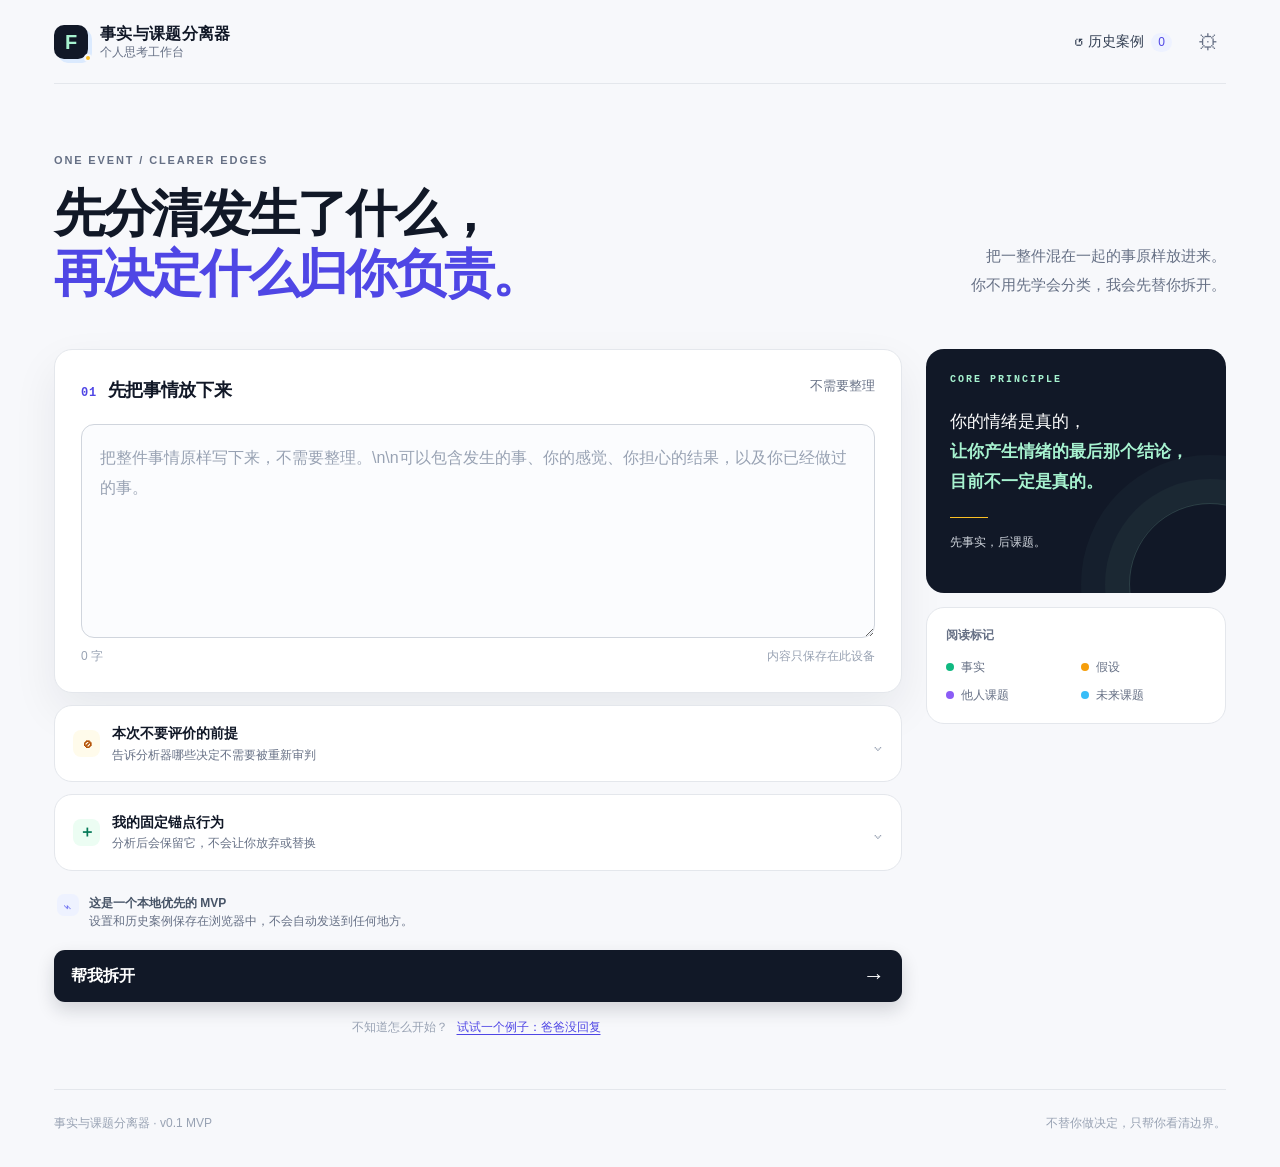
<file: projects/fact-task-separator/index.html>
<!doctype html>
<html lang="zh-CN">
  <head>
    <meta charset="UTF-8" />
    <meta name="viewport" content="width=device-width, initial-scale=1.0" />
    <meta name="theme-color" content="#111827" />
    <meta name="description" content="先分清发生了什么，再决定什么归你负责。" />
    <link rel="icon" type="image/svg+xml" href="data:image/svg+xml,%3Csvg xmlns='http://www.w3.org/2000/svg' viewBox='0 0 64 64'%3E%3Crect width='64' height='64' rx='16' fill='%23111727'/%3E%3Cpath d='M18 19h28v9H27v8h15v8H27v10h-9V19Z' fill='%23a7f3d0'/%3E%3Ccircle cx='48' cy='46' r='7' fill='%23fbbf24'/%3E%3C/svg%3E" />
    <title>事实与课题分离器</title>
    <link rel="stylesheet" href="./styles.css" />
  </head>
  <body>
    <div class="app-shell">
      <header class="topbar">
        <div class="brand-lockup">
          <div class="brand-mark" aria-hidden="true"><span>F</span><i></i></div>
          <div><div class="brand-name">事实与课题分离器</div><div class="brand-note">个人思考工作台</div></div>
        </div>
        <div class="top-actions">
          <button class="quiet-button" id="historyButton" type="button"><span class="button-icon">↺</span>历史案例 <span class="history-count" id="historyCount">0</span></button>
          <button class="icon-button" id="settingsButton" type="button" aria-label="打开设置">⚙</button>
        </div>
      </header>

      <main>
        <section class="intro-row">
          <div>
            <p class="eyebrow">ONE EVENT / CLEARER EDGES</p>
            <h1>先分清发生了什么，<br /><em>再决定什么归你负责。</em></h1>
          </div>
          <p class="intro-copy">把一整件混在一起的事原样放进来。<br />你不用先学会分类，我会先替你拆开。</p>
        </section>

        <section class="workspace-grid">
          <div class="input-column">
            <div class="panel input-panel">
              <div class="panel-heading"><div><span class="step-number">01</span><h2>先把事情放下来</h2></div><span class="required-note">不需要整理</span></div>
              <label class="sr-only" for="storyInput">把整件事情原样写下来</label>
              <textarea id="storyInput" placeholder="把整件事情原样写下来，不需要整理。\n\n可以包含发生的事、你的感觉、你担心的结果，以及你已经做过的事。"></textarea>
              <div class="input-footer"><span id="charCount">0 字</span><span>内容只保存在此设备</span></div>
            </div>

            <details class="panel fold-panel" id="boundaryPanel">
              <summary><span class="summary-icon amber">⊘</span><span><strong>本次不要评价的前提</strong><small>告诉分析器哪些决定不需要被重新审判</small></span><span class="chevron">⌄</span></summary>
              <textarea id="boundaryInput" class="small-textarea" placeholder="例如：我已经决定使用贷款存钱，请不要评价这个方案本身。"></textarea>
            </details>
            <details class="panel fold-panel" id="anchorPanel">
              <summary><span class="summary-icon mint">＋</span><span><strong>我的固定锚点行为</strong><small>分析后会保留它，不会让你放弃或替换</small></span><span class="chevron">⌄</span></summary>
              <input id="anchorInput" class="text-input" placeholder="例如：上课时背单词" />
            </details>

            <div class="privacy-note"><span class="lock-dot">⌁</span><span><strong>这是一个本地优先的 MVP</strong><br />设置和历史案例保存在浏览器中，不会自动发送到任何地方。</span></div>
            <button class="primary-button" id="analyzeButton" type="button"><span>帮我拆开</span><b>→</b></button>
            <div class="example-row"><span>不知道怎么开始？</span><button type="button" class="example-button" data-example="dad">试试一个例子：爸爸没回复</button></div>
          </div>

          <aside class="side-column">
            <div class="principle-card"><div class="principle-kicker">CORE PRINCIPLE</div><p>你的情绪是真的，<br /><strong>让你产生情绪的最后那个结论，<br />目前不一定是真的。</strong></p><div class="principle-line"></div><span>先事实，后课题。</span></div>
            <div class="legend-card"><div class="mini-heading">阅读标记</div><div class="legend-grid"><span><i class="legend-dot fact-dot"></i>事实</span><span><i class="legend-dot assumption-dot"></i>假设</span><span><i class="legend-dot other-dot"></i>他人课题</span><span><i class="legend-dot future-dot"></i>未来课题</span></div></div>
          </aside>
        </section>

        <section class="results-section hidden" id="resultsSection">
          <div class="results-header"><div><p class="eyebrow">READOUT / <span id="resultTime"></span></p><h2>已经替你拆开，先看这四格</h2></div><div class="result-tools"><button class="outline-button" id="newInfoButton" type="button">＋ 我有新信息了</button><button class="outline-button" id="clearButton" type="button">清空</button></div></div>
          <div class="summary-grid" id="summaryGrid"></div>
          <div class="stop-strip" id="stopStrip"></div>
          <div class="detail-layout"><div class="detail-main" id="detailMain"></div><aside class="detail-aside" id="actionAside"></aside></div>
        </section>
      </main>
      <footer class="footer"><span>事实与课题分离器 · v0.1 MVP</span><span>不替你做决定，只帮你看清边界。</span></footer>
    </div>

    <div class="modal-backdrop hidden" id="historyModal" role="dialog" aria-modal="true" aria-labelledby="historyTitle"><div class="modal"><div class="modal-header"><div><p class="eyebrow">LOCAL ARCHIVE</p><h2 id="historyTitle">历史案例</h2></div><button class="icon-button" data-close-modal="historyModal" aria-label="关闭">×</button></div><div id="historyList" class="history-list"></div></div></div>
    <div class="modal-backdrop hidden" id="settingsModal" role="dialog" aria-modal="true" aria-labelledby="settingsTitle"><div class="modal settings-modal"><div class="modal-header"><div><p class="eyebrow">YOUR DEFAULTS</p><h2 id="settingsTitle">设置</h2></div><button class="icon-button" data-close-modal="settingsModal" aria-label="关闭">×</button></div><label for="defaultAnchor">默认固定锚点行为</label><input id="defaultAnchor" class="text-input" placeholder="例如：上课时背单词" /><p class="modal-hint">它会自动带入每次分析，并在结果中被明确保留。</p><button class="primary-button compact" id="saveSettingsButton" type="button">保存设置 <b>→</b></button></div></div>
    <div class="toast hidden" id="toast" role="status"></div>
    <script src="./app.js"></script>
  </body>
</html>
</file>
<file: projects/fact-task-separator/styles.css>
:root{--ink:#111827;--ink-soft:#344054;--muted:#667085;--paper:#f7f8fb;--surface:#fff;--line:#e4e7ec;--fact:#047857;--fact-bg:#ecfdf3;--assumption:#b45309;--assumption-bg:#fffbeb;--other:#6d28d9;--other-bg:#f5f3ff;--future:#0369a1;--future-bg:#f0f9ff;--action:#be123c;--action-bg:#fff1f2;--shadow:0 18px 45px rgba(17,24,39,.07)}*{box-sizing:border-box}body{margin:0;background:var(--paper);color:var(--ink);font-family:-apple-system,BlinkMacSystemFont,"Segoe UI","PingFang SC","Microsoft YaHei",sans-serif;font-size:16px;line-height:1.6}button,input,textarea{font:inherit}button{cursor:pointer}button:focus-visible,input:focus-visible,textarea:focus-visible,summary:focus-visible{outline:3px solid rgba(61,90,254,.24);outline-offset:2px}.app-shell{max-width:1240px;margin:0 auto;padding:0 34px}.topbar{height:84px;display:flex;align-items:center;justify-content:space-between;border-bottom:1px solid var(--line)}.brand-lockup,.top-actions,.panel-heading>div,.result-tools,.modal-header{display:flex;align-items:center}.brand-lockup{gap:12px}.brand-mark{width:34px;height:34px;border-radius:10px;background:var(--ink);position:relative;display:grid;place-items:center;color:#a7f3d0;font-weight:800;font-size:20px;box-shadow:4px 4px 0 #dbeafe}.brand-mark i{position:absolute;width:8px;height:8px;border-radius:50%;background:#fbbf24;right:-4px;bottom:-3px;border:2px solid var(--paper)}.brand-name{font-weight:760;letter-spacing:.02em}.brand-note{font-size:12px;color:var(--muted);margin-top:-3px}.top-actions{gap:8px}.quiet-button,.icon-button,.outline-button,.example-button{border:0;background:transparent;color:var(--ink-soft)}.quiet-button{font-size:14px;padding:8px 10px}.button-icon{font-size:19px;vertical-align:-1px;margin-right:4px}.history-count{display:inline-block;min-width:21px;padding:0 5px;text-align:center;border-radius:20px;background:#eef2ff;color:#4f46e5;font-size:12px;margin-left:3px}.icon-button{width:36px;height:36px;border-radius:10px;font-size:21px;color:var(--muted)}.icon-button:hover,.quiet-button:hover,.outline-button:hover{background:#eef2f6;color:var(--ink)}.intro-row{display:flex;justify-content:space-between;align-items:end;padding:68px 0 46px}.eyebrow{margin:0 0 14px;color:#667085;font-size:11px;letter-spacing:.17em;font-weight:800}.intro-row h1{font-size:clamp(32px,4vw,52px);letter-spacing:-.045em;line-height:1.17;margin:0;font-weight:780}.intro-row h1 em{font-style:normal;color:#4f46e5}.intro-copy{color:var(--muted);font-size:15px;line-height:1.9;margin:0 0 4px;text-align:right}.workspace-grid{display:grid;grid-template-columns:minmax(0,1fr) 300px;gap:24px;align-items:start}.input-column{min-width:0}.panel,.legend-card{background:var(--surface);border:1px solid var(--line);border-radius:18px;box-shadow:var(--shadow)}.input-panel{padding:26px}.panel-heading{display:flex;justify-content:space-between;align-items:start;margin-bottom:19px}.panel-heading h2{font-size:18px;margin:0 0 0 11px;letter-spacing:-.02em}.step-number{font:800 12px/1 monospace;color:#4f46e5;letter-spacing:.06em;margin-top:4px}.required-note{color:var(--muted);font-size:13px}.input-panel textarea{display:block;width:100%;min-height:214px;resize:vertical;border:1px solid #d0d5dd;border-radius:13px;background:#fbfcfe;padding:18px 18px;font-size:16px;line-height:1.85;color:var(--ink);transition:border .2s,box-shadow .2s}.input-panel textarea:focus,.small-textarea:focus,.text-input:focus{border-color:#818cf8;box-shadow:0 0 0 4px rgba(99,102,241,.1);outline:0}.input-panel textarea::placeholder,.text-input::placeholder,.small-textarea::placeholder{color:#98a2b3}.input-footer{display:flex;justify-content:space-between;color:#98a2b3;font-size:12px;margin-top:9px}.fold-panel{margin-top:12px;padding:0;box-shadow:none}.fold-panel summary{list-style:none;display:flex;align-items:center;gap:12px;padding:16px 18px;cursor:pointer}.fold-panel summary::-webkit-details-marker{display:none}.fold-panel summary>span:nth-child(2){flex:1}.fold-panel strong{display:block;font-size:14px}.fold-panel small{display:block;color:var(--muted);font-size:12px;margin-top:1px}.summary-icon{width:27px;height:27px;border-radius:8px;display:grid;place-items:center;font-weight:800}.summary-icon.amber{background:var(--assumption-bg);color:var(--assumption)}.summary-icon.mint{background:var(--fact-bg);color:var(--fact)}.chevron{font-size:21px;color:#98a2b3;transition:transform .2s}.fold-panel[open] .chevron{transform:rotate(180deg)}.small-textarea{width:calc(100% - 36px);margin:0 18px 17px;min-height:85px;resize:vertical;border:1px solid var(--line);border-radius:11px;padding:11px 13px;font-size:14px;line-height:1.6}.text-input{width:100%;border:1px solid #d0d5dd;border-radius:10px;padding:11px 13px;color:var(--ink);background:#fbfcfe}.fold-panel>.text-input{width:calc(100% - 36px);margin:0 18px 17px}.privacy-note{display:flex;gap:10px;align-items:start;color:#667085;font-size:12px;line-height:1.55;margin:23px 3px 19px}.privacy-note strong{color:#475467;font-weight:650}.lock-dot{width:22px;height:22px;border-radius:7px;background:#eef2ff;color:#6366f1;display:grid;place-items:center;font-size:15px;flex:none}.primary-button{width:100%;height:52px;background:var(--ink);color:#fff;border:0;border-radius:11px;padding:0 17px;display:flex;align-items:center;justify-content:space-between;font-weight:700;box-shadow:0 8px 18px rgba(17,24,39,.16);transition:transform .15s,background .15s}.primary-button:hover{background:#293548;transform:translateY(-1px)}.primary-button b{font-size:22px;font-weight:400}.primary-button.compact{width:auto;padding:0 15px;margin-top:20px;height:45px;font-size:14px}.example-row{display:flex;justify-content:center;align-items:center;gap:5px;font-size:12px;color:#98a2b3;margin-top:14px}.example-button{font-size:12px;color:#4f46e5;padding:2px 4px;text-decoration:underline;text-underline-offset:3px}.side-column{display:flex;flex-direction:column;gap:14px}.principle-card{background:var(--ink);color:#fff;border-radius:18px;padding:25px 24px 22px;min-height:244px;position:relative;overflow:hidden}.principle-card:after{content:"";position:absolute;width:160px;height:160px;border:1px solid rgba(167,243,208,.18);border-radius:50%;right:-65px;bottom:-72px;box-shadow:0 0 0 24px rgba(167,243,208,.04),0 0 0 48px rgba(167,243,208,.03)}.principle-kicker{color:#a7f3d0;font:800 10px monospace;letter-spacing:.2em}.principle-card p{font-size:17px;line-height:1.75;margin:22px 0 20px;position:relative;z-index:1}.principle-card strong{color:#a7f3d0;font-weight:650}.principle-line{height:1px;width:38px;background:#fbbf24;margin-bottom:10px}.principle-card span{font-size:12px;color:#d0d5dd}.legend-card{padding:18px 19px;box-shadow:none}.mini-heading{font-size:12px;font-weight:750;color:#667085;margin-bottom:12px}.legend-grid{display:grid;grid-template-columns:1fr 1fr;gap:9px;font-size:12px;color:#667085}.legend-grid span{display:flex;align-items:center;gap:7px}.legend-dot{width:8px;height:8px;border-radius:50%}.fact-dot{background:#10b981}.assumption-dot{background:#f59e0b}.other-dot{background:#8b5cf6}.future-dot{background:#38bdf8}.results-section{padding:76px 0 30px}.hidden{display:none!important}.results-header{display:flex;align-items:end;justify-content:space-between;border-bottom:1px solid var(--line);padding-bottom:20px}.results-header h2{font-size:28px;letter-spacing:-.035em;margin:0}.result-tools{gap:8px}.outline-button{padding:8px 11px;border:1px solid var(--line);background:#fff;border-radius:8px;font-size:13px}.summary-grid{display:grid;grid-template-columns:repeat(4,1fr);gap:12px;margin:20px 0 14px}.summary-card{background:#fff;border:1px solid var(--line);border-radius:14px;padding:17px;min-height:145px;position:relative}.summary-label{font-size:12px;color:#667085;margin-bottom:13px;display:flex;gap:7px;align-items:center}.summary-card h3{font-size:18px;margin:0 0 5px;line-height:1.4;letter-spacing:-.02em}.summary-card p{font-size:13px;color:#667085;line-height:1.55;margin:0}.summary-card .card-tag{position:absolute;top:14px;right:14px}.tag{display:inline-flex;align-items:center;border-radius:99px;font-size:11px;line-height:1;padding:5px 8px;font-weight:700}.tag.fact{background:var(--fact-bg);color:var(--fact)}.tag.assumption{background:var(--assumption-bg);color:var(--assumption)}.tag.other{background:var(--other-bg);color:var(--other)}.tag.future{background:var(--future-bg);color:var(--future)}.tag.action{background:var(--action-bg);color:var(--action)}.stop-strip{border-radius:13px;background:#eef2ff;color:#3730a3;padding:14px 17px;margin:14px 0 22px;font-size:14px;display:flex;gap:9px;align-items:start}.stop-strip b{font-size:17px;line-height:1.4}.detail-layout{display:grid;grid-template-columns:minmax(0,1fr) 300px;gap:24px}.detail-main{display:flex;flex-direction:column;gap:13px}.accordion{background:#fff;border:1px solid var(--line);border-radius:14px;overflow:hidden}.accordion summary{list-style:none;padding:17px 19px;display:flex;align-items:center;cursor:pointer}.accordion summary::-webkit-details-marker{display:none}.accordion summary strong{flex:1;font-size:16px}.accordion summary .chevron{font-size:19px}.accordion[open] summary{border-bottom:1px solid var(--line)}.accordion-body{padding:18px 19px}.section-intro{color:#667085;font-size:13px;margin:0 0 15px}.item-list{display:flex;flex-direction:column;gap:10px}.evidence-item{border:1px solid #eaecf0;border-radius:10px;padding:12px 13px;background:#fcfcfd}.evidence-item p{margin:6px 0 0;font-size:14px;line-height:1.65}.evidence-meta{display:flex;align-items:center;justify-content:space-between;gap:8px}.why-button{border:0;background:transparent;color:#6366f1;font-size:12px;padding:2px 0}.why-box{margin-top:9px;padding:10px 11px;border-radius:8px;background:#f8faff;color:#667085;font-size:12px;line-height:1.6}.why-box b{color:#475467;font-weight:700}.chain{display:flex;flex-direction:column;gap:0;position:relative}.chain-node{display:flex;gap:12px;align-items:stretch}.chain-marker{width:28px;display:flex;align-items:center;flex-direction:column;flex:none}.chain-marker i{width:13px;height:13px;border-radius:50%;margin-top:17px;background:#9ca3af;border:3px solid #fff;box-shadow:0 0 0 1px #d0d5dd;z-index:1}.chain-node:not(:last-child) .chain-marker:after{content:"";display:block;width:1px;height:100%;background:#d0d5dd}.chain-content{flex:1;border:1px solid #eaecf0;border-radius:10px;padding:11px 13px;margin-bottom:9px}.chain-content .tag{margin-bottom:5px}.chain-content p{margin:0;font-size:14px}.chain-node.fact .chain-marker i{background:#10b981}.chain-node.assumption .chain-marker i{background:#f59e0b}.chain-node.future .chain-marker i{background:#38bdf8}.chain-node.feeling .chain-marker i{background:#ec4899}.task-columns{display:grid;grid-template-columns:repeat(2,1fr);gap:12px}.task-box{border:1px solid var(--line);border-radius:11px;padding:13px}.task-box h4{margin:0 0 7px;font-size:13px}.task-box p{font-size:13px;margin:0;color:#667085}.task-box.mine{background:#f8faff}.task-box.other{background:#fbf9ff}.task-box.shared{background:#fbfdff}.task-box.future-box{background:#f7fcff}.action-aside{position:sticky;top:18px}.action-card{background:#fff;border:1px solid var(--line);border-radius:15px;padding:19px}.action-card h3{font-size:13px;margin:0 0 14px;color:#667085}.big-action{font-size:19px;font-weight:720;line-height:1.45;letter-spacing:-.02em;margin:0 0 16px}.action-card .action-meta{font-size:12px;color:#667085;border-top:1px solid var(--line);padding-top:13px}.action-card .action-meta b{color:#475467}.emotion-note{background:var(--assumption-bg);border:1px solid #fde68a;border-radius:12px;padding:14px;margin-top:12px}.emotion-note h3{color:#92400e;margin:0 0 6px;font-size:13px}.emotion-note p{font-size:13px;color:#78350f;margin:0;line-height:1.6}.footer{display:flex;justify-content:space-between;border-top:1px solid var(--line);padding:24px 0 34px;color:#98a2b3;font-size:12px;margin-top:50px}.modal-backdrop{position:fixed;inset:0;background:rgba(17,24,39,.42);z-index:10;display:grid;place-items:center;padding:20px}.modal{background:#fff;width:min(560px,100%);max-height:min(680px,90vh);overflow:auto;border-radius:18px;padding:24px;box-shadow:0 24px 70px rgba(17,24,39,.22)}.settings-modal{width:min(460px,100%)}.modal-header{justify-content:space-between;margin-bottom:20px}.modal-header h2{margin:0;font-size:26px;letter-spacing:-.03em}.history-list{display:flex;flex-direction:column;gap:8px}.history-entry{display:flex;justify-content:space-between;align-items:center;gap:14px;border:1px solid var(--line);border-radius:11px;padding:12px 13px}.history-entry button{border:0;background:#eef2ff;color:#4f46e5;border-radius:7px;padding:6px 9px;font-size:12px}.history-entry p{font-size:14px;margin:0;white-space:nowrap;overflow:hidden;text-overflow:ellipsis}.history-entry small{color:#98a2b3;font-size:11px}.empty-state{color:#98a2b3;font-size:14px;text-align:center;padding:28px 10px}.settings-modal label{display:block;font-size:13px;color:#475467;margin-bottom:8px;font-weight:700}.modal-hint{color:#667085;font-size:12px;margin:9px 0 0;line-height:1.6}.toast{position:fixed;bottom:25px;left:50%;transform:translateX(-50%);background:var(--ink);color:#fff;padding:9px 15px;border-radius:9px;font-size:13px;z-index:20;box-shadow:var(--shadow)}.sr-only{position:absolute;width:1px;height:1px;padding:0;margin:-1px;overflow:hidden;clip:rect(0,0,0,0);white-space:nowrap;border:0}@media(max-width:900px){.app-shell{padding:0 20px}.workspace-grid,.detail-layout{grid-template-columns:1fr}.side-column{display:grid;grid-template-columns:1fr 1fr}.summary-grid{grid-template-columns:repeat(2,1fr)}.action-aside{position:static}.intro-row{padding:48px 0 36px}}@media(max-width:620px){.topbar{height:72px}.brand-note{display:none}.quiet-button{font-size:0}.quiet-button .button-icon{font-size:19px}.intro-row{display:block;padding:38px 0 27px}.intro-row h1{font-size:35px}.intro-copy{text-align:left;margin-top:18px;font-size:14px}.input-panel{padding:19px}.side-column{display:flex;margin-top:1px}.principle-card{min-height:210px}.results-section{padding-top:52px}.results-header{display:block}.results-header h2{font-size:25px}.result-tools{margin-top:16px;flex-wrap:wrap}.summary-grid{grid-template-columns:1fr 1fr;gap:8px}.summary-card{padding:13px;min-height:137px}.summary-card h3{font-size:16px}.summary-card p{font-size:12px}.task-columns{grid-template-columns:1fr}.footer{display:block;line-height:2}.footer span{display:block}.footer span+span{margin-top:5px}}
.history-entry>div{min-width:0;flex:1}.history-entry button{flex:none}


.direct-answer-block{background:#eef2ff;border:1px solid #c7d2fe;border-radius:16px;padding:16px;margin-bottom:13px}.direct-answer-title{display:flex;align-items:baseline;justify-content:space-between;gap:12px;margin:0 2px 13px}.direct-answer-title span{font-size:18px;font-weight:800;color:#312e81}.direct-answer-title small{font-size:12px;color:#6366f1}.direct-grid{display:grid;grid-template-columns:repeat(2,minmax(0,1fr));gap:10px}.direct-card{border-radius:12px;padding:15px;background:#fff;border:1px solid rgba(255,255,255,.7);min-height:132px}.direct-card h3{font-size:15px;line-height:1.4;margin:7px 0 6px}.direct-card p{font-size:13px;line-height:1.7;color:#475467;margin:0}.direct-kicker{font-size:10px;font-weight:800;letter-spacing:.12em;color:#667085}.direct-fact{border-left:4px solid #10b981}.direct-assumption{border-left:4px solid #f59e0b}.direct-mine{border-left:4px solid #6366f1}.direct-other{border-left:4px solid #8b5cf6}.summary-primary{box-shadow:0 0 0 2px #d1fae5 inset}.item-note{font-size:12px;color:#98a2b3;margin-top:7px;line-height:1.5}.secondary-list{margin-top:10px}.mutation-box{margin-top:12px}.muted{color:#667085}.task-box small{display:block;color:#98a2b3;font-size:11px;margin-top:9px;line-height:1.5}.action-card-direct{border:2px solid #c7d2fe}.action-kicker{color:#4f46e5;font-size:11px;font-weight:800;letter-spacing:.1em;margin-bottom:12px}.boundary-note{margin-top:13px}@media(max-width:620px){.direct-grid{grid-template-columns:1fr}.direct-answer-title{display:block}.direct-answer-title small{display:block;margin-top:3px}.direct-card{min-height:0}.task-box small{font-size:12px}}
</file>
